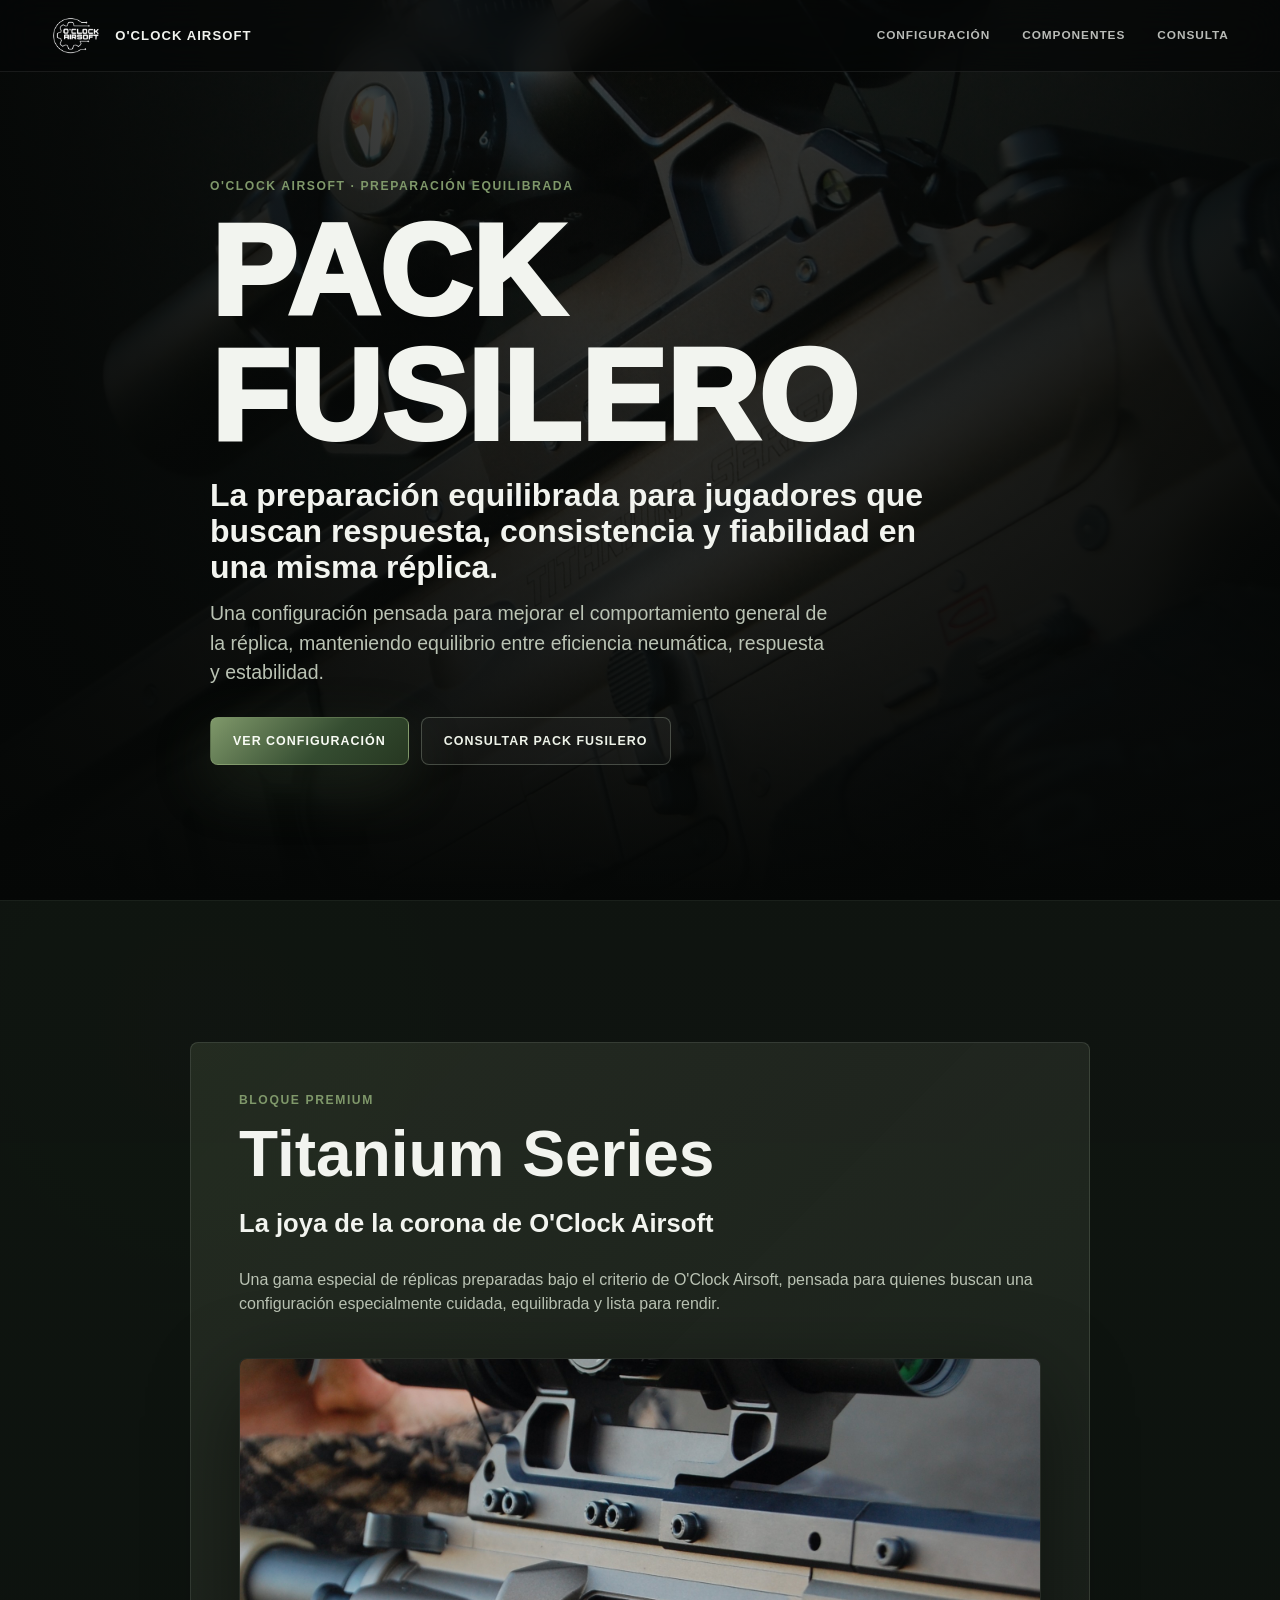
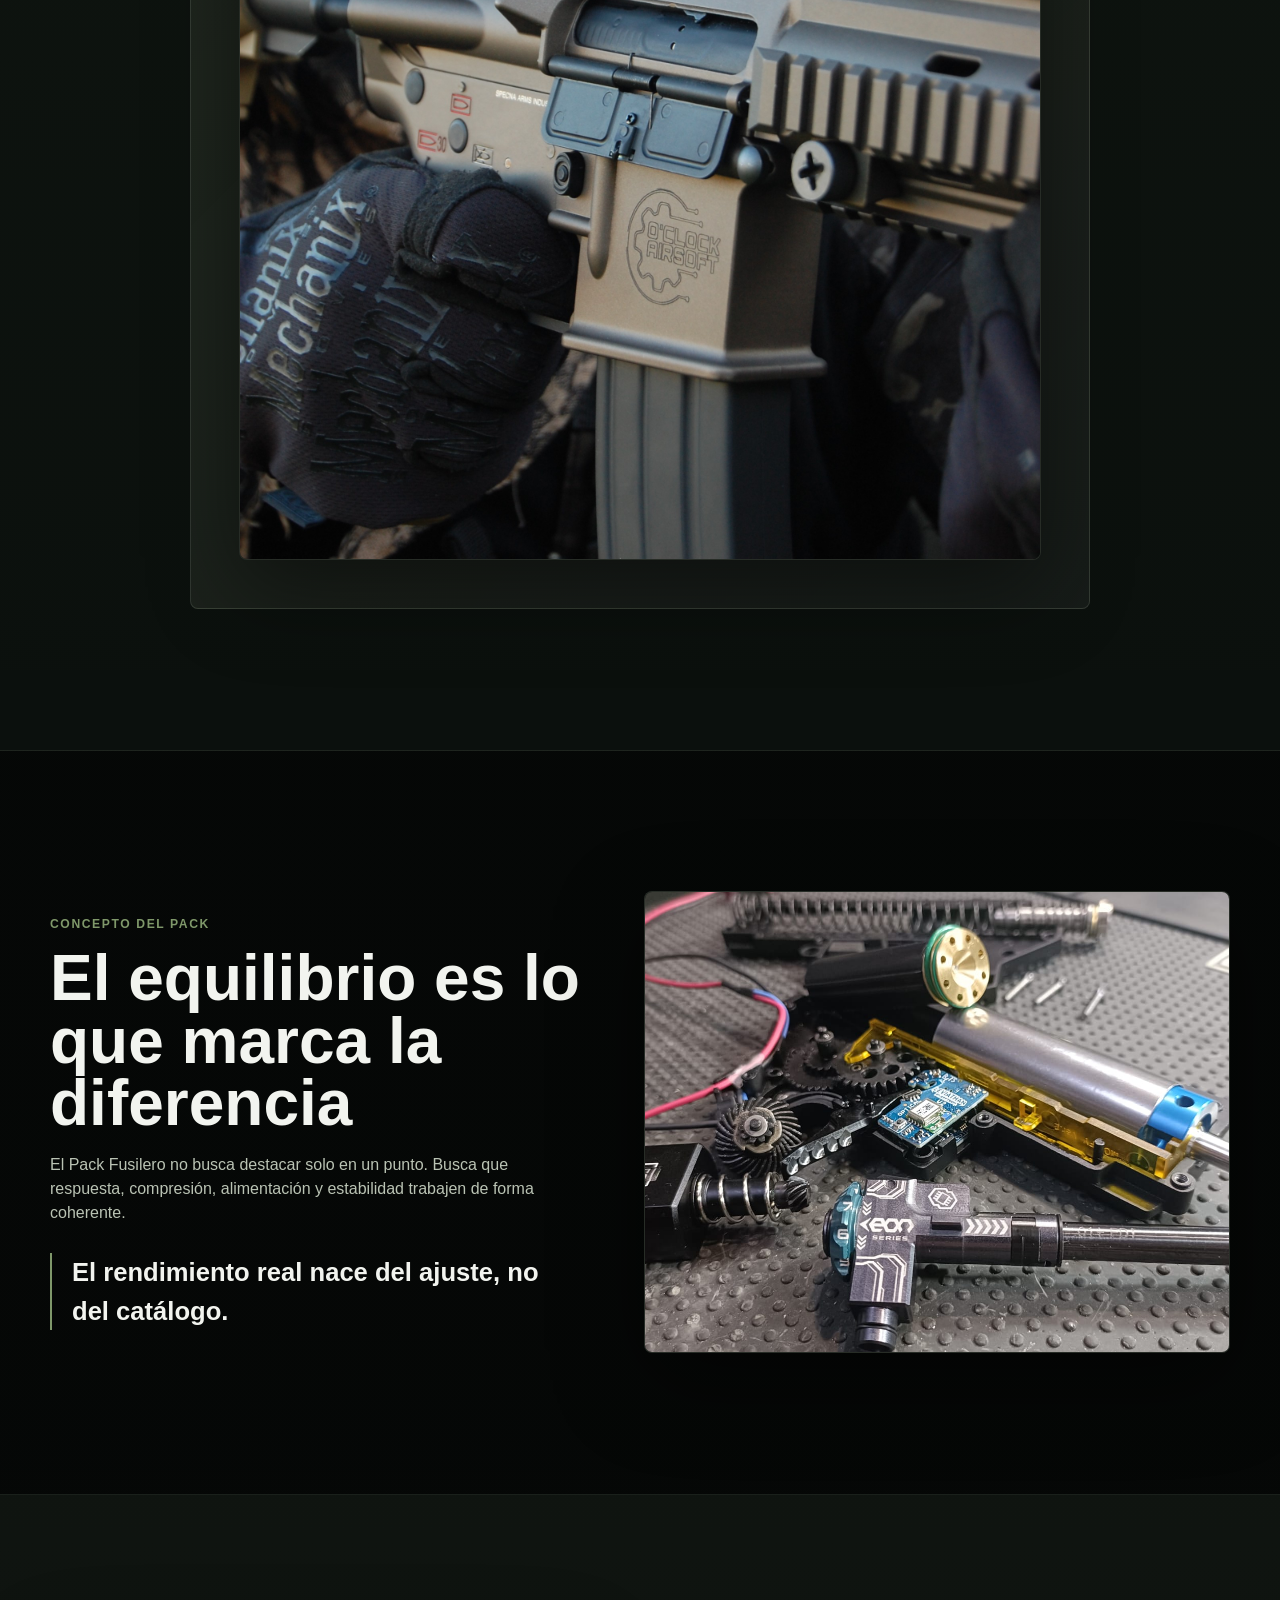
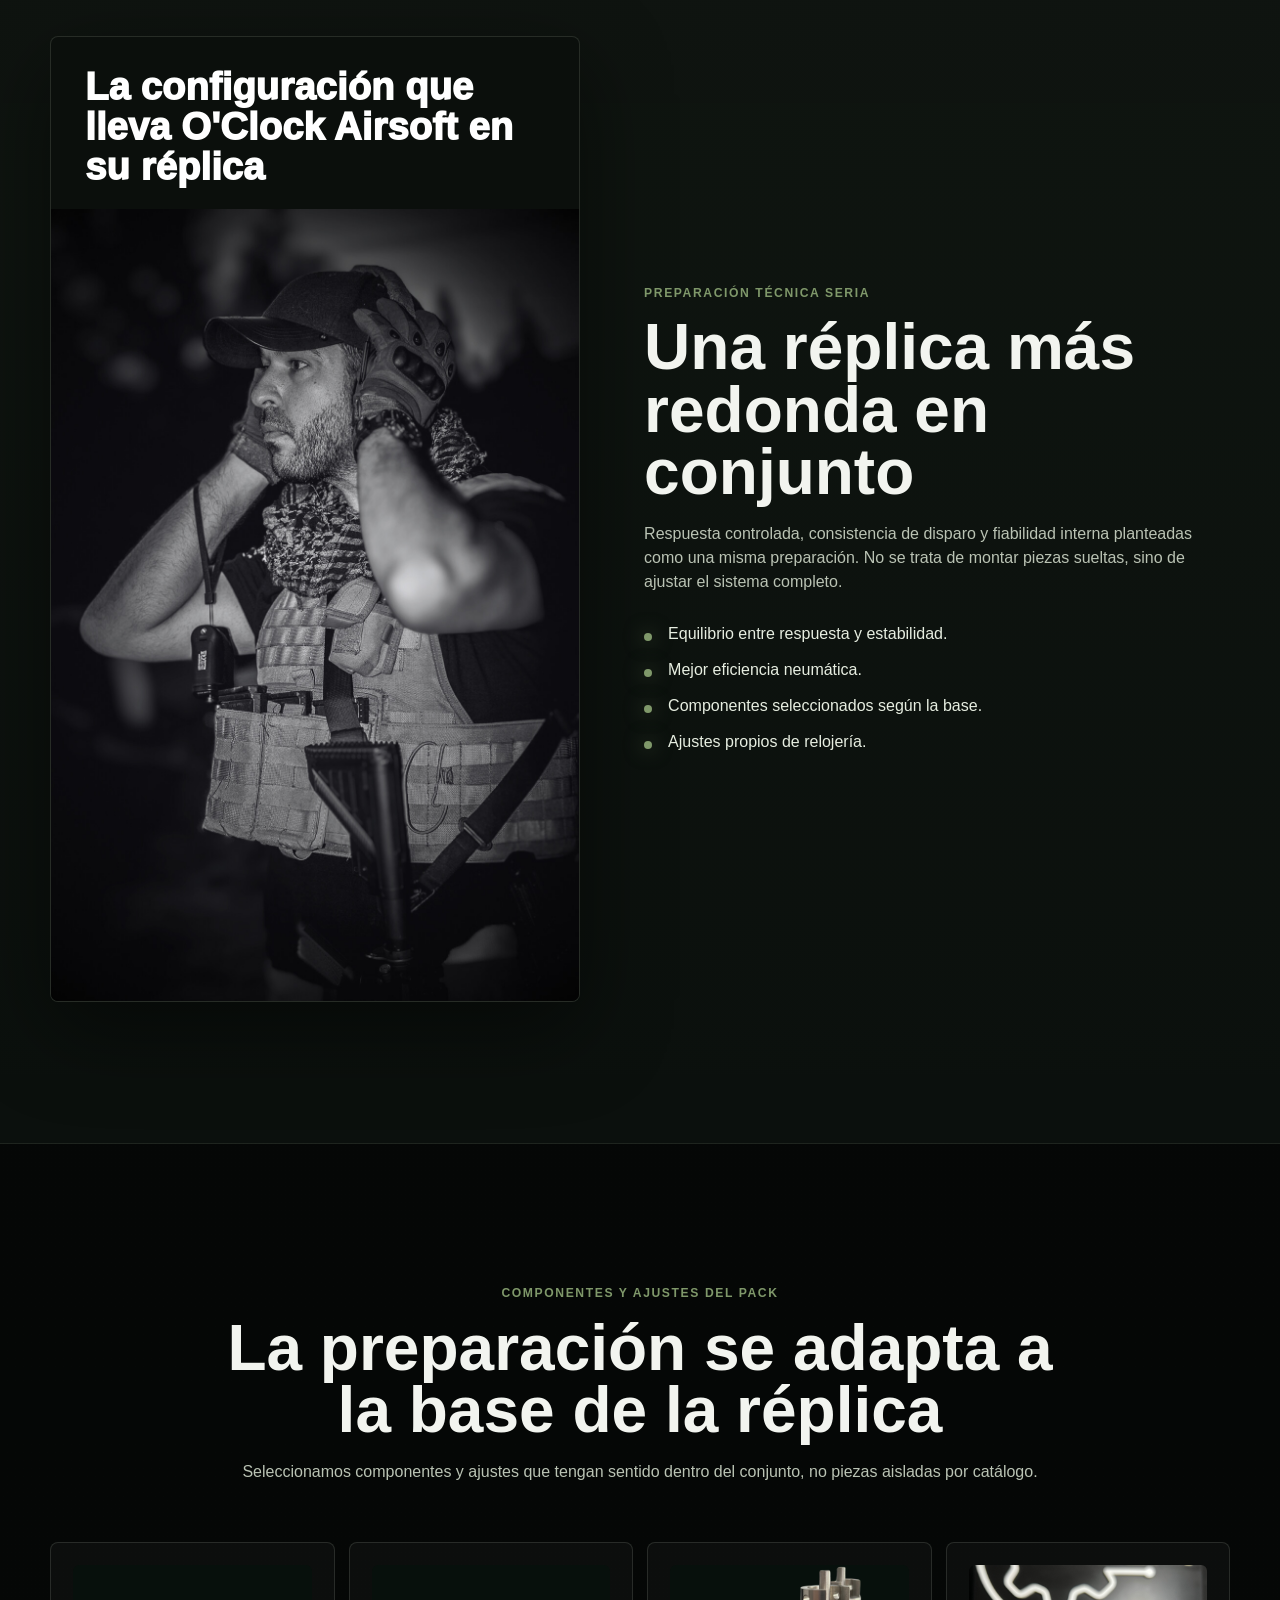
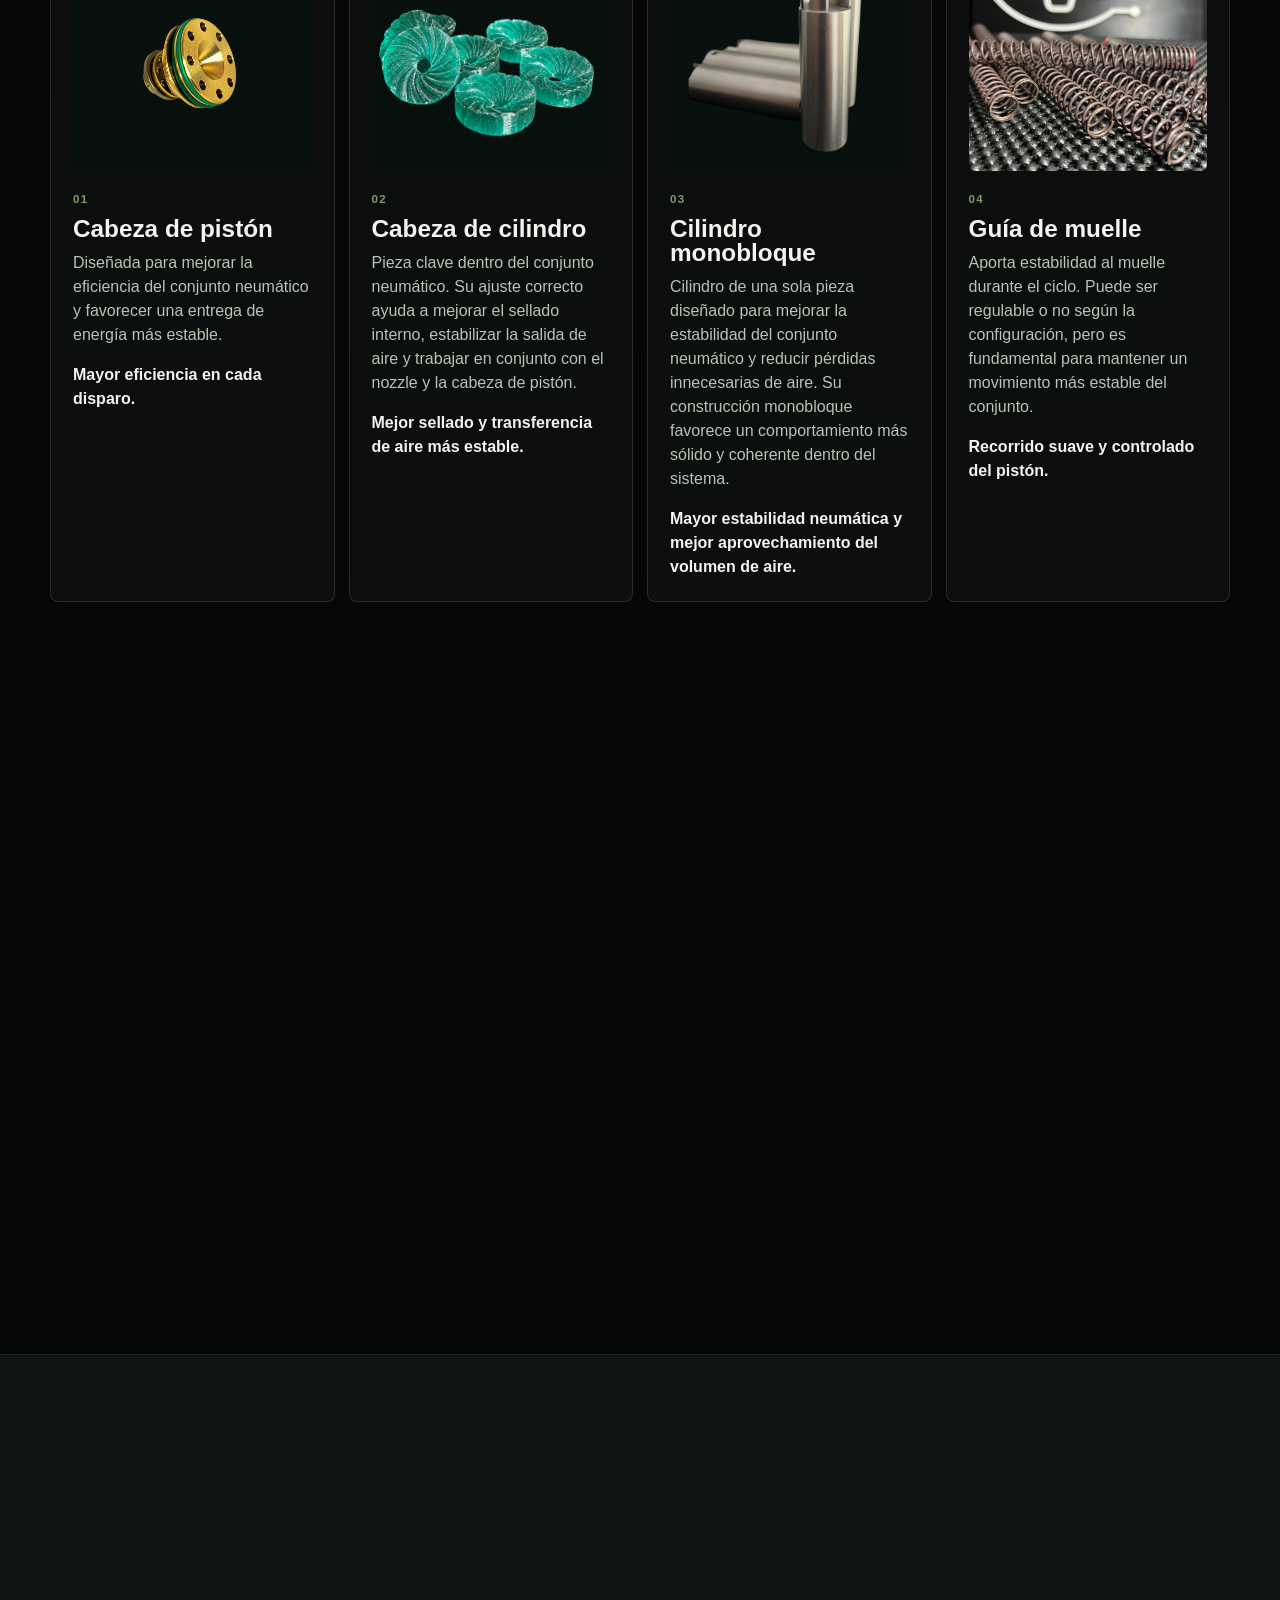
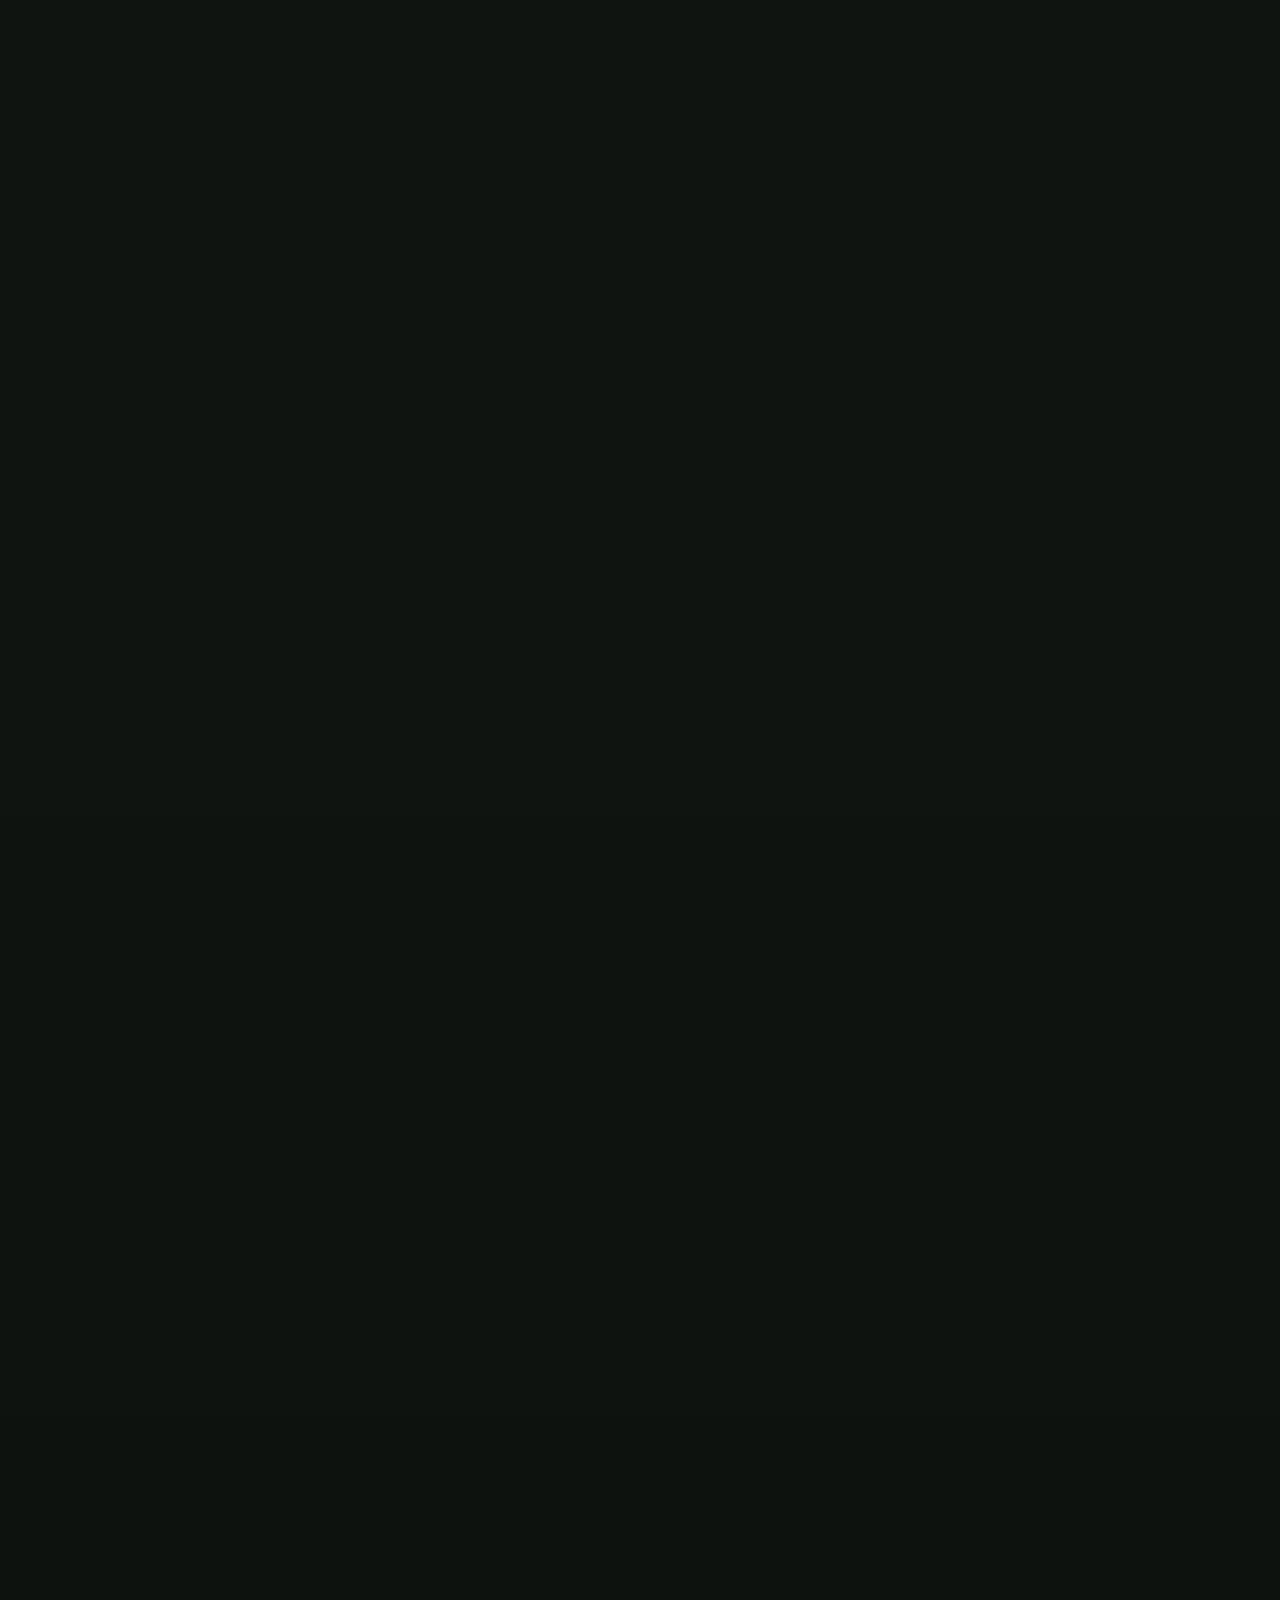
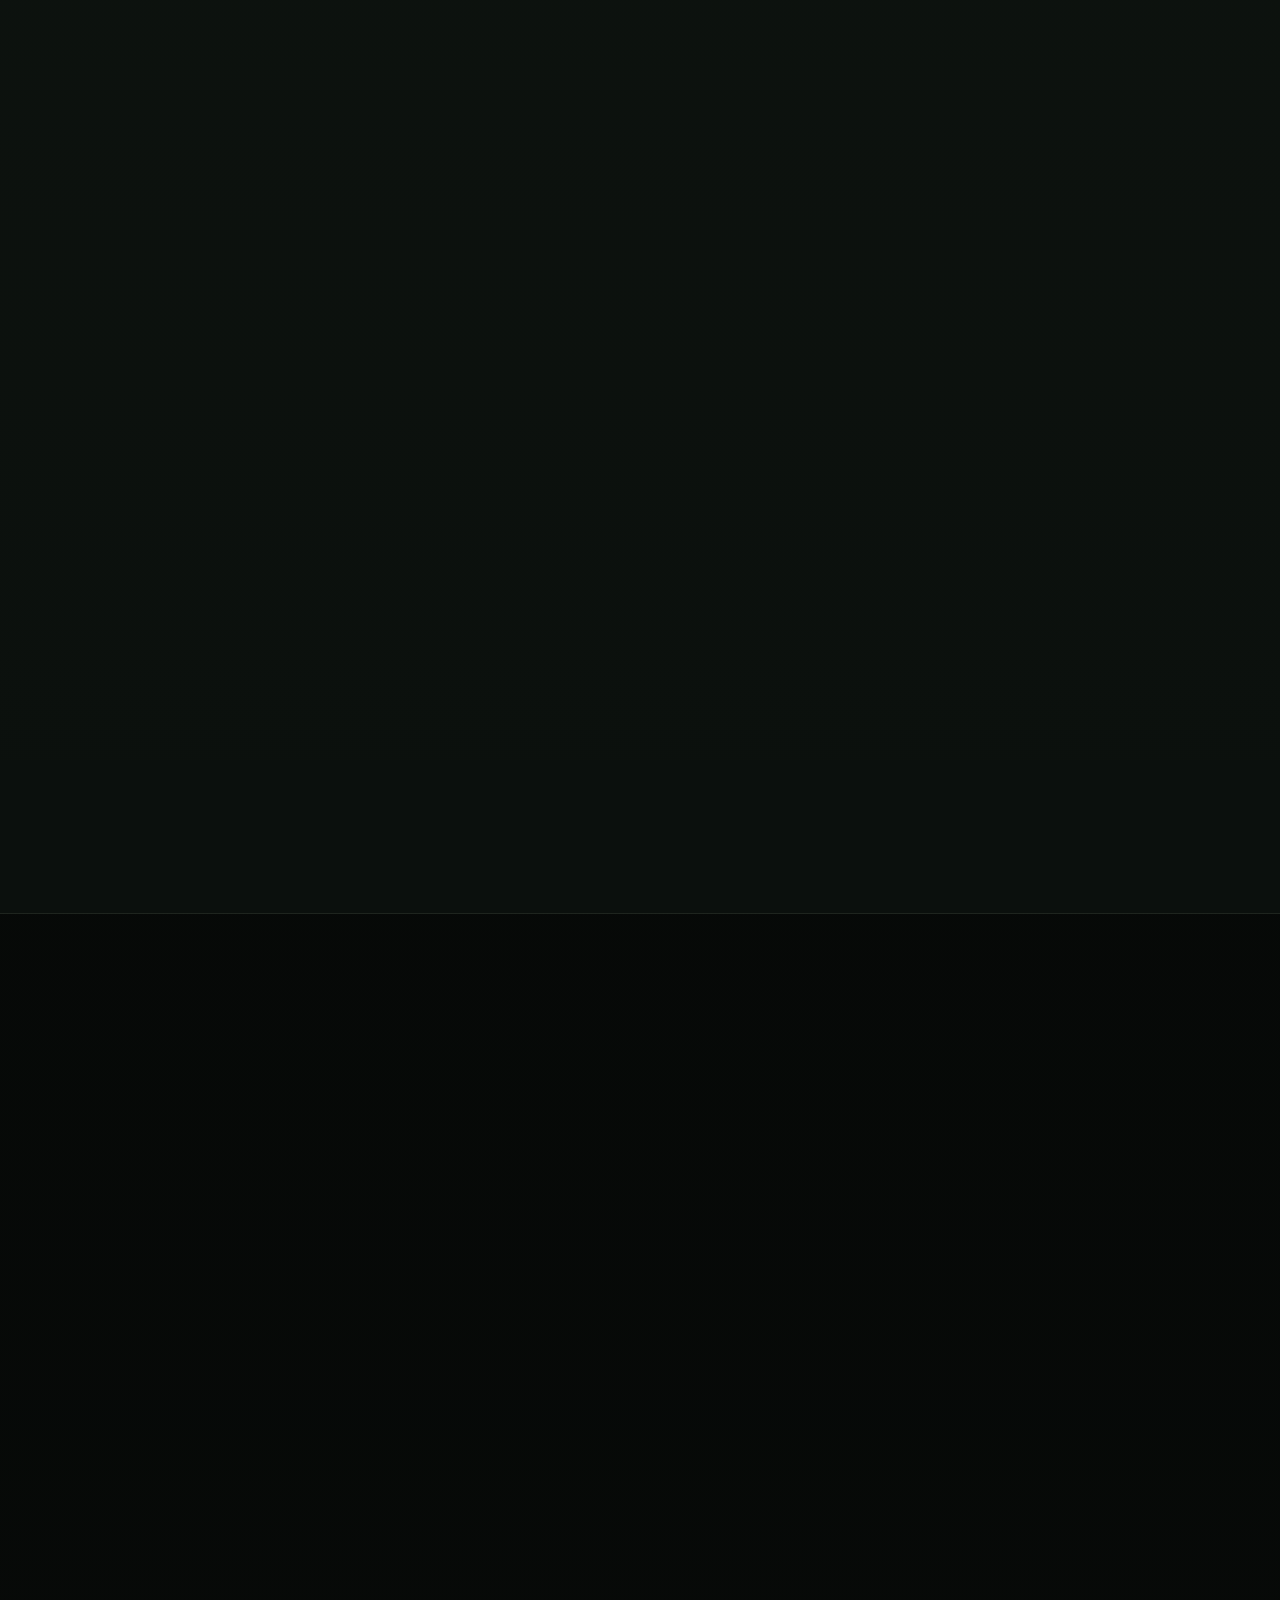
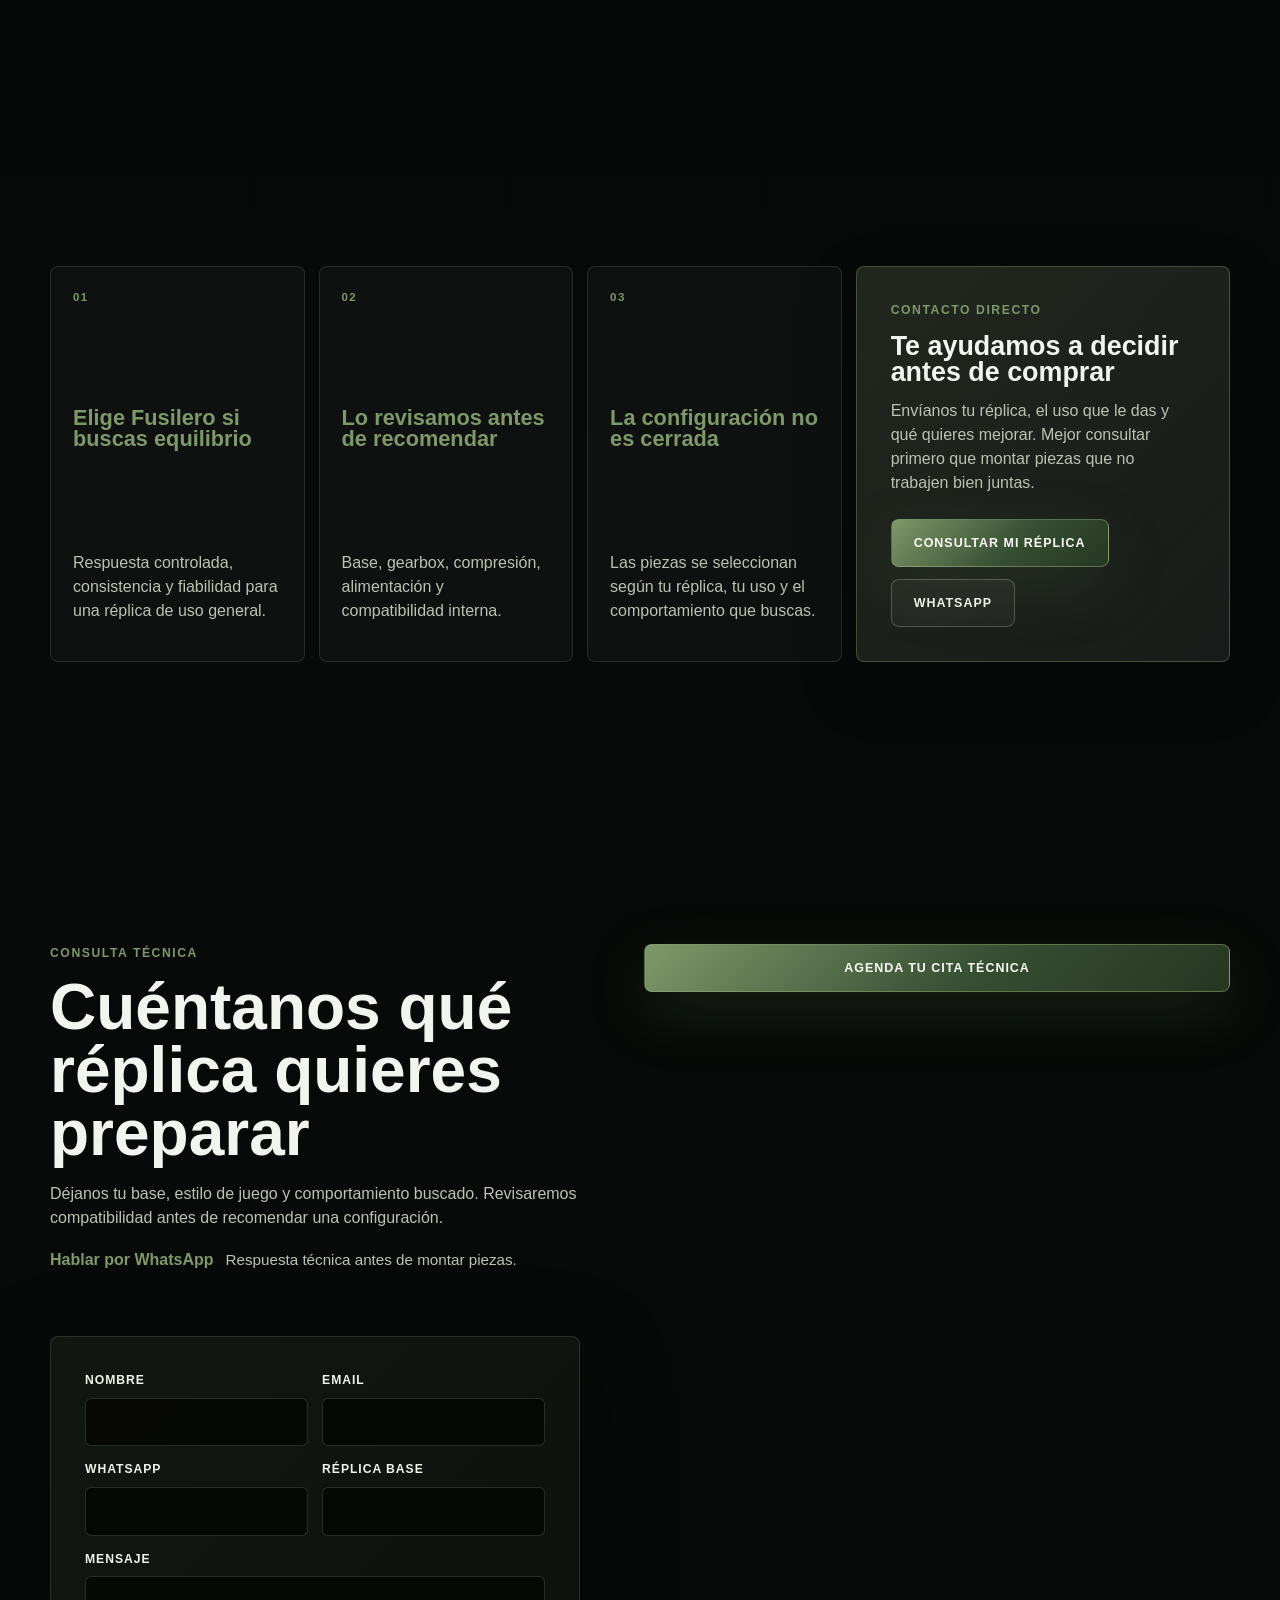
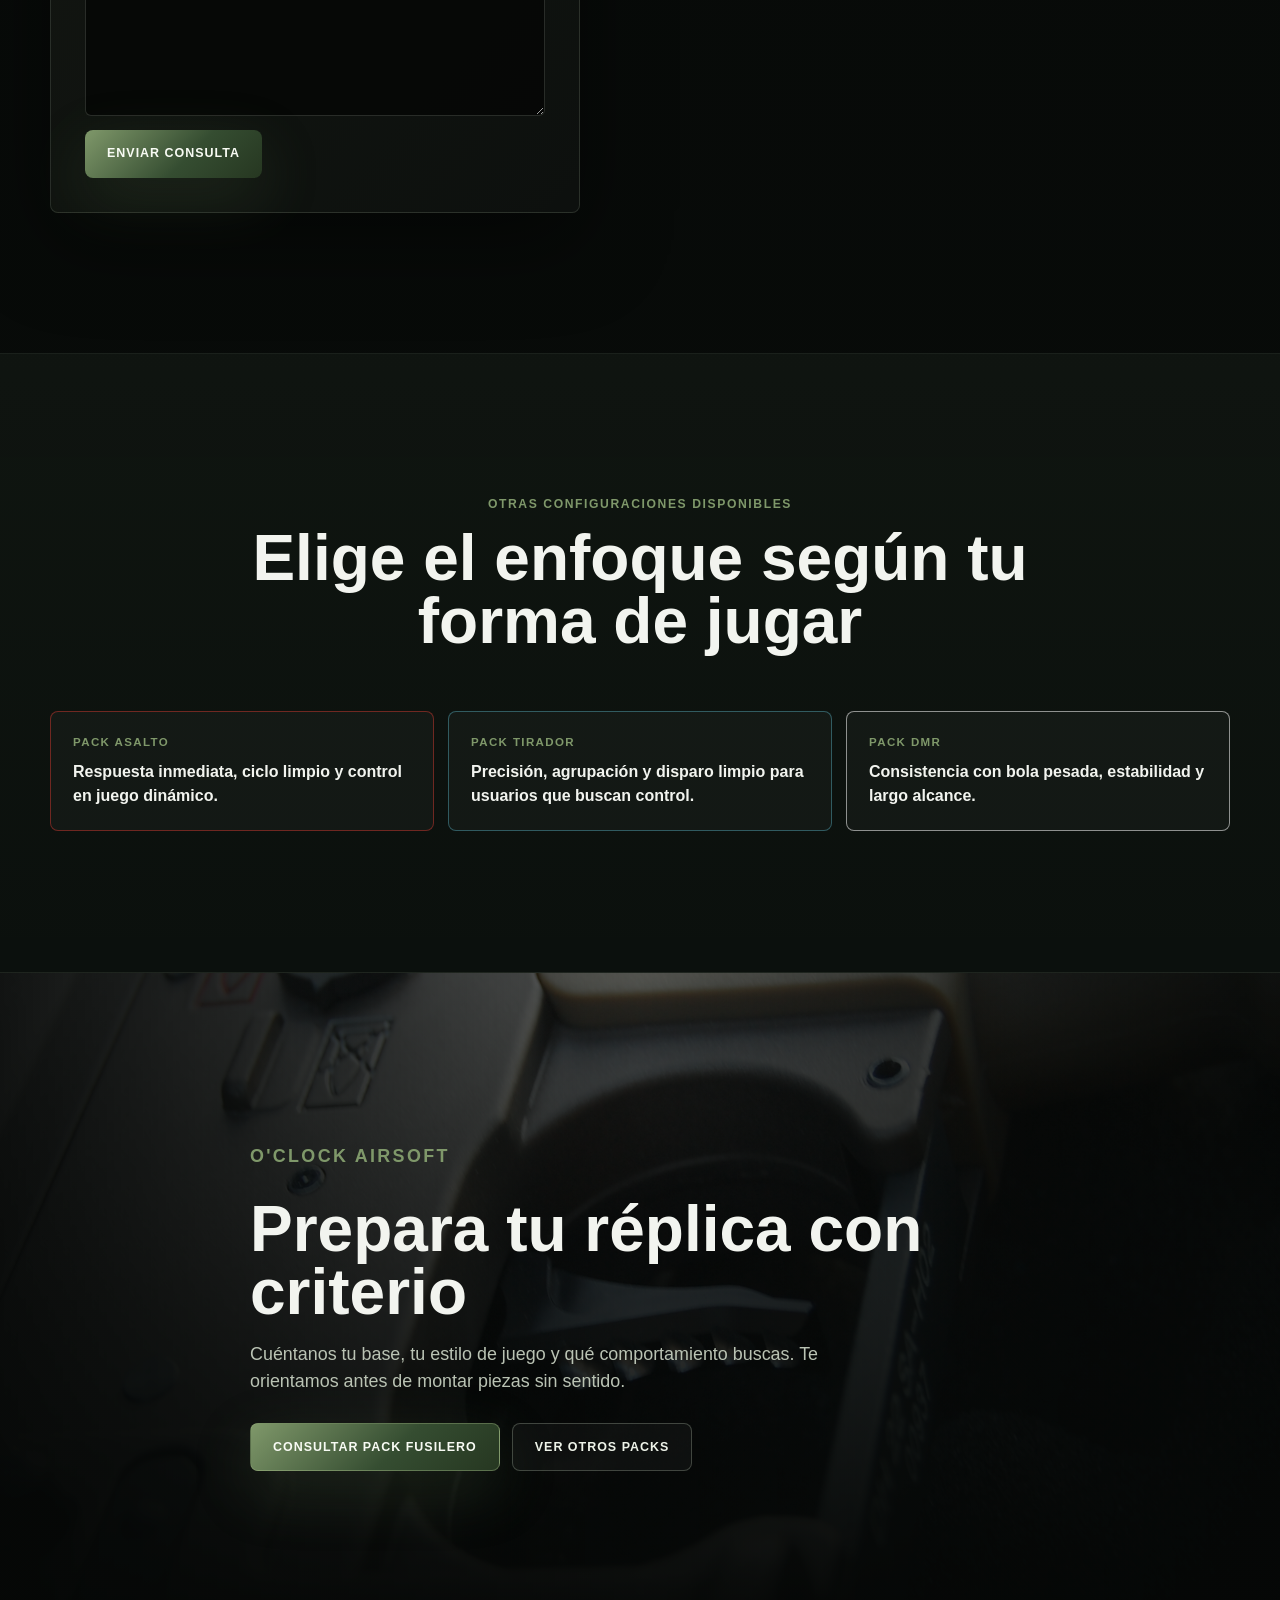
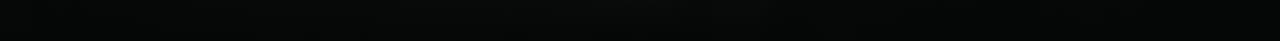
<file: index.html>
<!DOCTYPE html>
<html lang="es">
<head>
  <meta charset="UTF-8">
  <meta name="viewport" content="width=device-width, initial-scale=1.0">
  <meta name="description" content="Landing del Pack Fusilero de O'Clock Airsoft: equilibrio, consistencia, respuesta controlada y preparación técnica seria.">
  <title>O'Clock Airsoft | Pack Fusilero</title>
  <link rel="stylesheet" href="style.css">
</head>
<body>
  <header class="site-header" aria-label="Navegación principal">
    <a class="site-header__brand" href="#inicio" aria-label="O'Clock Airsoft">
      <img src="images/oclock-logo-blanco.png" alt="Logotipo de O'Clock Airsoft">
      <span>O'Clock Airsoft</span>
    </a>
    <nav class="site-header__nav" aria-label="Secciones">
      <a href="#configuracion">Configuración</a>
      <a href="#componentes">Componentes</a>
      <a href="#consulta" data-open-consult>Consulta</a>
    </nav>
  </header>

  <main id="inicio">
    <!-- HERO PRINCIPAL -->
    <section class="hero" aria-labelledby="hero-title">
      <div class="hero__bg" aria-hidden="true">
        <img src="images/pack-overview.JPG" alt="">
      </div>
      <div class="hero__content page-shell">
        <div class="hero__copy">
          <p class="eyebrow reveal">O'Clock Airsoft · Preparación equilibrada</p>
          <h1 id="hero-title" class="hero__title reveal">Pack Fusilero</h1>
          <p class="hero__subtitle reveal">La preparación equilibrada para jugadores que buscan respuesta, consistencia y fiabilidad en una misma réplica.</p>
          <p class="hero__text reveal">
            Una configuración pensada para mejorar el comportamiento general de la réplica, manteniendo equilibrio entre eficiencia neumática, respuesta y estabilidad.
          </p>
          <div class="hero__actions reveal">
            <a class="button button--primary" href="#configuracion">Ver configuración</a>
            <a class="button button--secondary" href="#consulta" data-open-consult>Consultar Pack Fusilero</a>
          </div>
        </div>
      </div>
    </section>
    <!-- FIN HERO PRINCIPAL -->

    <!-- TITANIUM SERIES -->
    <section class="titanium section-pad section-raised" aria-labelledby="titanium-title">
      <div class="titanium__inner page-shell reveal">
        <p class="section-kicker">Bloque premium</p>
        <h2 id="titanium-title">Titanium Series</h2>
        <p class="titanium__lead">La joya de la corona de O'Clock Airsoft</p>
        <p>
          Una gama especial de réplicas preparadas bajo el criterio de O'Clock Airsoft, pensada para quienes buscan una configuración especialmente cuidada, equilibrada y lista para rendir.
        </p>
        <div class="titanium__image image-panel reveal"><img src="images/performance-detail.JPG" alt="Detalle premium de preparación Titanium Series vinculada al Pack Fusilero"></div>
      </div>
    </section>
    <!-- FIN TITANIUM SERIES -->

    <!-- CONCEPTO DEL PACK -->
    <section class="concept section-pad" aria-labelledby="concept-title">
      <div class="concept__inner page-shell">
        <div class="concept__copy reveal">
          <p class="section-kicker">Concepto del pack</p>
          <h2 id="concept-title">El equilibrio es lo que marca la diferencia</h2>
          <p>
            El Pack Fusilero no busca destacar solo en un punto. Busca que respuesta, compresión, alimentación y estabilidad trabajen de forma coherente.
          </p>
          <blockquote>El rendimiento real nace del ajuste, no del catálogo.</blockquote>
        </div>
        <div class="concept__media image-panel reveal">
          <img src="images/concept-system.jpg" alt="Sistema técnico de componentes trabajando en equilibrio">
        </div>
      </div>
    </section>
    <!-- FIN CONCEPTO DEL PACK -->

    <!-- CONFIGURACIÓN PRINCIPAL -->
    <section id="configuracion" class="overview section-pad section-raised" aria-labelledby="overview-title">
      <div class="overview__inner page-shell">
        <div class="overview__media image-panel reveal">
          <p class="overview__media-title">La configuración que lleva O'Clock Airsoft en su réplica</p>
          <img src="images/Luis mi configuracion.jpeg" alt="Configuración que lleva O'Clock Airsoft en su réplica">
        </div>
        <div class="overview__copy reveal">
          <p class="section-kicker">Preparación técnica seria</p>
          <h2 id="overview-title">Una réplica más redonda en conjunto</h2>
          <p>
            Respuesta controlada, consistencia de disparo y fiabilidad interna planteadas como una misma preparación. No se trata de montar piezas sueltas, sino de ajustar el sistema completo.
          </p>
          <ul class="feature-list">
            <li>Equilibrio entre respuesta y estabilidad.</li>
            <li>Mejor eficiencia neumática.</li>
            <li>Componentes seleccionados según la base.</li>
            <li>Ajustes propios de relojería.</li>
          </ul>
        </div>
      </div>
    </section>
    <!-- FIN CONFIGURACIÓN PRINCIPAL -->

    <!-- COMPONENTES Y AJUSTES -->
    <section id="componentes" class="components section-pad" aria-labelledby="components-title">
      <div class="page-shell">
        <div class="section-heading reveal">
          <p class="section-kicker">Componentes y ajustes del pack</p>
          <h2 id="components-title">La preparación se adapta a la base de la réplica</h2>
          <p>Seleccionamos componentes y ajustes que tengan sentido dentro del conjunto, no piezas aisladas por catálogo.</p>
        </div>
        <div class="component-grid">
          <article class="component-card reveal">
            <img src="images/component-piston-head.png" alt="Cabeza de pistón para Pack Fusilero">
            <span>01</span>
            <h3>Cabeza de pistón</h3>
            <p>Diseñada para mejorar la eficiencia del conjunto neumático y favorecer una entrega de energía más estable.</p>
            <strong>Mayor eficiencia en cada disparo.</strong>
          </article>
          <article class="component-card reveal">
            <img src="images/component-cylinder-head.png" alt="Cabeza de cilindro para Pack Fusilero">
            <span>02</span>
            <h3>Cabeza de cilindro</h3>
            <p>Pieza clave dentro del conjunto neumático. Su ajuste correcto ayuda a mejorar el sellado interno, estabilizar la salida de aire y trabajar en conjunto con el nozzle y la cabeza de pistón.</p>
            <strong>Mejor sellado y transferencia de aire más estable.</strong>
          </article>
          <article class="component-card reveal">
            <img src="images/cilindro-monobloque.png" alt="Cilindro monobloque para Pack Fusilero">
            <span>03</span>
            <h3>Cilindro monobloque</h3>
            <p>Cilindro de una sola pieza diseñado para mejorar la estabilidad del conjunto neumático y reducir pérdidas innecesarias de aire. Su construcción monobloque favorece un comportamiento más sólido y coherente dentro del sistema.</p>
            <strong>Mayor estabilidad neumática y mejor aprovechamiento del volumen de aire.</strong>
          </article>
          <article class="component-card reveal">
            <img src="images/muelles.jpeg" alt="Muelles para ajuste interno del Pack Fusilero">
            <span>04</span>
            <h3>Guía de muelle</h3>
            <p>Aporta estabilidad al muelle durante el ciclo. Puede ser regulable o no según la configuración, pero es fundamental para mantener un movimiento más estable del conjunto.</p>
            <strong>Recorrido suave y controlado del pistón.</strong>
          </article>
          <article class="component-card reveal">
            <img src="images/component-piston.png" alt="Pistón seleccionado y reforzado para Pack Fusilero">
            <span>05</span>
            <h3>Pistón seleccionado y reforzado</h3>
            <p>Selección entre SHS, RetroArms o FPS según la configuración. El conjunto puede recibir mecanizado y termofundido mediante inducción para mejorar su resistencia y adaptación al sistema.</p>
            <strong>Vida útil extendida y compatibilidad garantizada.</strong>
          </article>
          <article class="component-card reveal">
            <img src="images/engranajes-seleccionados.png" alt="Engranajes seleccionados para réplica AEG">
            <span>06</span>
            <h3>Engranajes seleccionados</h3>
            <p>Selección entre SHS, Saigo CNC, Pandora o Titanium Series aligerados, según el objetivo de respuesta, fiabilidad y configuración interna de cada réplica.</p>
            <strong>Transmisión eficiente y respuesta ajustada al montaje.</strong>
          </article>
          <article class="component-card reveal">
            <img src="images/gatillo-leviathan.jpeg" alt="Gatillo electrónico Leviathan para Pack Fusilero">
            <span>07</span>
            <h3>Gatillo electrónico Leviathan, si aplica</h3>
            <p>Sistema electrónico avanzado con micropulsador mediante clic para ofrecer máxima fiabilidad y control total del disparo, con recorrido ajustable.</p>
            <strong>Respuesta más limpia y control super preciso.</strong>
            <em>Control total por Bluetooth desde tu smartphone.</em>
          </article>
          <article class="component-card reveal">
            <img src="images/Gearbox.jpeg" alt="Ajustes propios de relojería en gearbox">
            <span>08</span>
            <h3>Ajustes propios de relojería</h3>
            <p>Cada montaje se plantea con criterio técnico, comprobando compatibilidad, ajuste y funcionamiento del conjunto antes de darlo por terminado.</p>
            <strong>Menos montaje sin criterio, más ajuste real.</strong>
          </article>
        </div>
      </div>
    </section>
    <!-- FIN COMPONENTES Y AJUSTES -->

    <!-- LO QUE EL USUARIO NOTA -->
    <section class="benefits section-pad section-raised" aria-labelledby="benefits-title">
      <div class="page-shell">
        <div class="section-heading reveal">
          <p class="section-kicker">Beneficios técnicos</p>
          <h2 id="benefits-title">Lo que el usuario nota</h2>
        </div>
        <div class="benefit-grid">
          <article class="benefit-card reveal"><img class="vector-icon" src="images/Electronica.png" alt="" aria-hidden="true"><span>01</span><h3>Respuesta más directa</h3><p>Una configuración correctamente equilibrada reduce pérdidas innecesarias y permite que la réplica transmita una sensación de disparo más inmediata y controlada.</p><strong>Respuesta instantánea.</strong></article>
          <article class="benefit-card reveal"><img class="vector-icon" src="images/Diana.png" alt="" aria-hidden="true"><span>02</span><h3>Mayor consistencia</h3><p>La mejora del conjunto neumático y mecánico ayuda a reducir variaciones entre disparos, favoreciendo una trayectoria más repetible.</p><strong>Agrupación a largas distancias.</strong></article>
          <article class="benefit-card reveal"><img class="vector-icon" src="images/Sellado.png" alt="" aria-hidden="true"><span>03</span><h3>Mejor eficiencia neumática</h3><p>Un sellado correcto permite aprovechar mejor el aire disponible, reducir pérdidas de energía y estabilizar el comportamiento del sistema.</p><strong>Más rendimiento con menos pérdida.</strong></article>
          <article class="benefit-card reveal"><img class="vector-icon" src="images/Ajuste tecnico.png" alt="" aria-hidden="true"><span>04</span><h3>Ajustes propios de relojería</h3><p>La preparación no se basa en montar piezas sin criterio, sino en revisar compatibilidad, funcionamiento y ajuste real.</p><strong>Ajuste técnico real.</strong></article>
        </div>
        <div class="benefits__image image-panel reveal">
          <img src="images/final-cta-bg.JPG" alt="Réplica O'Clock Airsoft preparada con ajuste técnico">
        </div>
      </div>
    </section>
    <!-- FIN LO QUE EL USUARIO NOTA -->

    <!-- CRITERIO TÉCNICO -->
    <section class="criteria section-pad" aria-labelledby="criteria-title">
      <div class="criteria__inner page-shell">
        <div class="criteria__copy reveal">
          <p class="section-kicker">Criterio técnico</p>
          <h2 id="criteria-title">Ajustes propios de relojería</h2>
          <p>
            Cada réplica tiene tolerancias, desgaste y comportamiento propio. Por eso una preparación seria necesita revisar compresión, transmisión, alimentación y electrónica como partes de un mismo sistema.
          </p>
        </div>
        <div class="criteria__grid reveal">
          <span><img class="vector-icon" src="images/compresion.png" alt="" aria-hidden="true">Compresión</span>
          <span><img class="vector-icon" src="images/Transmision.png" alt="" aria-hidden="true">Transmisión</span>
          <span><img class="vector-icon" src="images/Alimentacion.png" alt="" aria-hidden="true">Alimentación</span>
          <span><img class="vector-icon" src="images/Electronica.png" alt="" aria-hidden="true">Electrónica</span>
          <span><img class="vector-icon" src="images/Compatibilidad.png" alt="" aria-hidden="true">Compatibilidad</span>
          <span><img class="vector-icon" src="images/Prueba final.png" alt="" aria-hidden="true">Prueba final</span>
        </div>
      </div>
    </section>
    <!-- FIN CRITERIO TÉCNICO -->

    <!-- DECISIÓN Y CONTACTO -->
    <section class="specs decision-contact section-pad" aria-labelledby="specs-title">
      <div class="page-shell">
        <div class="decision-contact__header reveal">
          <p class="section-kicker">Decisión rápida</p>
          <h2 id="specs-title">¿Tiene sentido el Pack Fusilero para tu réplica?</h2>
          <p>
            Si buscas una réplica equilibrada para jugar de forma versátil, lo importante es revisar la base antes de elegir piezas. Cuéntanos qué tienes y te orientamos sin montar por montar.
          </p>
        </div>
        <div class="decision-contact__grid">
          <article class="spec-card reveal">
            <span>01</span>
            <h3>Elige Fusilero si buscas equilibrio</h3>
            <p>Respuesta controlada, consistencia y fiabilidad para una réplica de uso general.</p>
          </article>
          <article class="spec-card reveal">
            <span>02</span>
            <h3>Lo revisamos antes de recomendar</h3>
            <p>Base, gearbox, compresión, alimentación y compatibilidad interna.</p>
          </article>
          <article class="spec-card reveal">
            <span>03</span>
            <h3>La configuración no es cerrada</h3>
            <p>Las piezas se seleccionan según tu réplica, tu uso y el comportamiento que buscas.</p>
          </article>
          <aside class="contact-card reveal" aria-label="Contacto Pack Fusilero">
            <p class="section-kicker">Contacto directo</p>
            <h3>Te ayudamos a decidir antes de comprar</h3>
            <p>Envíanos tu réplica, el uso que le das y qué quieres mejorar. Mejor consultar primero que montar piezas que no trabajen bien juntas.</p>
            <div class="contact-card__actions">
              <a class="button button--primary" href="#consulta" data-open-consult>Consultar mi réplica</a>
              <a class="button button--secondary" href="https://wa.me/34XXXXXXXXX">WhatsApp</a>
            </div>
          </aside>
        </div>
      </div>
    </section>
    <!-- FIN DECISIÓN Y CONTACTO -->

    <!-- FORMULARIO DE CONSULTA -->
    <section id="consulta" class="consult section-pad" aria-labelledby="consult-title">
      <div class="consult__inner page-shell">
        <div class="consult__copy reveal">
          <p class="section-kicker">Consulta técnica</p>
          <h2 id="consult-title">Cuéntanos qué réplica quieres preparar</h2>
          <p>
            Déjanos tu base, estilo de juego y comportamiento buscado. Revisaremos compatibilidad antes de recomendar una configuración.
          </p>
          <div class="consult-shortcuts">
            <a href="https://wa.me/34XXXXXXXXX">Hablar por WhatsApp</a>
            <span>Respuesta técnica antes de montar piezas.</span>
          </div>
        </div>
        <a id="agenda-fusilero" class="button button--primary consult-prebutton reveal" href="#consulta" data-open-consult>Agenda tu cita técnica</a>
        <form class="consult-form reveal" action="https://formspree.io/f/xnjrakep" method="POST">
          <input type="hidden" name="_subject" value="Nueva consulta Pack Fusilero - O’Clock Airsoft">
          <input type="hidden" name="_next" value="gracias.html">
          <input type="hidden" name="pack" value="Pack Fusilero">
          <label>Nombre<input type="text" name="nombre" autocomplete="name" required></label>
          <label>Email<input type="email" name="email" autocomplete="email" required></label>
          <label>WhatsApp<input type="tel" name="whatsapp" autocomplete="tel"></label>
          <label>Réplica base<input type="text" name="replica"></label>
          <label class="consult-form__wide">Mensaje<textarea name="mensaje" rows="5" required></textarea></label>
          <button class="button button--primary" type="submit">Enviar consulta</button>
        </form>
      </div>
    </section>
    <!-- FIN FORMULARIO DE CONSULTA -->

<!-- OTRAS CONFIGURACIONES -->
    <section id="otros-packs" class="other-packs section-pad section-raised" aria-labelledby="other-title">
      <div class="page-shell">
        <div class="section-heading reveal">
          <p class="section-kicker">Otras configuraciones disponibles</p>
          <h2 id="other-title">Elige el enfoque según tu forma de jugar</h2>
        </div>
        <div class="other-packs__grid">
          <a class="pack-link reveal" href="https://pedropcg-ops.github.io/O-Clock-Airsoft-Pack-Asalto-/"><span>Pack Asalto</span><strong>Respuesta inmediata, ciclo limpio y control en juego dinámico.</strong></a>
          <a class="pack-link reveal" href="https://pedropcg-ops.github.io/O-Clock-Airsoft-Pack-Tirador/"><span>Pack Tirador</span><strong>Precisión, agrupación y disparo limpio para usuarios que buscan control.</strong></a>
          <a class="pack-link reveal" href="https://pedropcg-ops.github.io/O-Clock-Airsoft-Pack-DMR/"><span>Pack DMR</span><strong>Consistencia con bola pesada, estabilidad y largo alcance.</strong></a>
        </div>
      </div>
    </section>
    <!-- FIN OTRAS CONFIGURACIONES -->

    <!-- CTA FINAL -->
    <section class="final-cta" aria-labelledby="final-title">
      <div class="final-cta__bg" aria-hidden="true">
        <img src="images/final-cta-bg.JPG" alt="">
      </div>
      <div class="final-cta__content page-shell reveal">
        <p class="section-kicker">O'Clock Airsoft</p>
        <h2 id="final-title">Prepara tu réplica con criterio</h2>
        <p>
          Cuéntanos tu base, tu estilo de juego y qué comportamiento buscas. Te orientamos antes de montar piezas sin sentido.
        </p>
        <div class="final-cta__actions">
          <a class="button button--primary" href="#consulta" data-open-consult>Consultar Pack Fusilero</a>
          <a class="button button--secondary" href="#otros-packs">Ver otros packs</a>
        </div>
      </div>
    </section>
    <!-- FIN CTA FINAL -->
  </main>
  <!-- POP-UP DE CONSULTA -->
  <div class="consult-modal" id="consult-modal" aria-hidden="true">
    <div class="consult-modal__backdrop" data-close-consult></div>
    <section class="consult-modal__dialog" role="dialog" aria-modal="true" aria-labelledby="modal-consult-title">
      <button class="consult-modal__close" type="button" data-close-consult aria-label="Cerrar consulta">&times;</button>
      <p class="section-kicker">Consulta técnica</p>
      <h2 id="modal-consult-title">Consultar Pack Fusilero</h2>
      <p>Déjanos tu réplica y el comportamiento que buscas. Revisaremos compatibilidad antes de recomendar una configuración.</p>
      <form class="consult-form consult-form--modal" action="https://formspree.io/f/xnjrakep" method="POST">
        <input type="hidden" name="_subject" value="Nueva consulta Pack Fusilero - O’Clock Airsoft">
        <input type="hidden" name="_next" value="gracias.html">
        <input type="hidden" name="pack" value="Pack Fusilero">
        <label>Nombre<input type="text" name="nombre" autocomplete="name" required></label>
        <label>Email<input type="email" name="email" autocomplete="email" required></label>
        <label>WhatsApp<input type="tel" name="whatsapp" autocomplete="tel"></label>
        <label>Réplica base<input type="text" name="replica"></label>
        <label class="consult-form__wide">Mensaje<textarea name="mensaje" rows="5" required></textarea></label>
        <button class="button button--primary" type="submit">Enviar consulta</button>
      </form>
    </section>
  </div>
  <!-- FIN POP-UP DE CONSULTA -->

  <script src="script.js"></script>
</body>
</html>
</file>
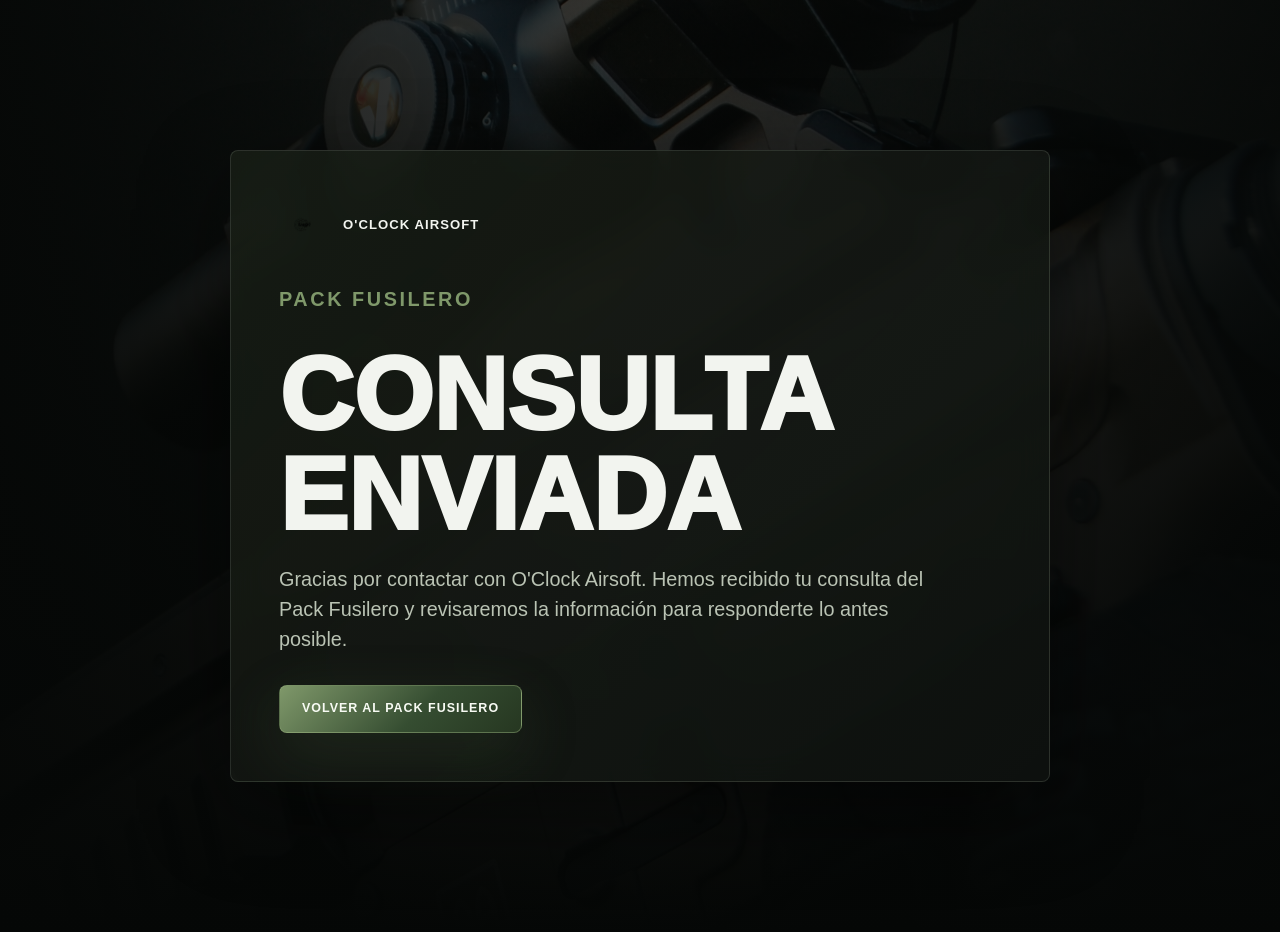
<file: gracias.html>
<!DOCTYPE html>
<html lang="es">
<head>
  <meta charset="UTF-8">
  <meta name="viewport" content="width=device-width, initial-scale=1.0">
  <meta name="description" content="Consulta enviada a O'Clock Airsoft para Pack Fusilero.">
  <title>O'Clock Airsoft | Consulta enviada</title>
  <link rel="stylesheet" href="style.css">
</head>
<body class="thanks-page">
  <main class="thanks" aria-labelledby="thanks-title">
    <div class="thanks__bg" aria-hidden="true">
      <img src="images/pack-overview.JPG" alt="">
    </div>
    <section class="thanks__content page-shell reveal">
      <a class="thanks__brand" href="index.html" aria-label="Volver a O'Clock Airsoft Pack Fusilero">
        <img src="images/oclock-logo.png" alt="Logotipo de O'Clock Airsoft">
        <span>O'Clock Airsoft</span>
      </a>
      <p class="section-kicker">Pack Fusilero</p>
      <h1 id="thanks-title">Consulta enviada</h1>
      <p>
        Gracias por contactar con O'Clock Airsoft. Hemos recibido tu consulta del Pack Fusilero y revisaremos la información para responderte lo antes posible.
      </p>
      <a class="button button--primary" href="index.html">Volver al Pack Fusilero</a>
    </section>
  </main>

  <script src="script.js"></script>
</body>
</html>
</file>
<file: style.css>
:root {
  --bg: #050706;
  --bg-elevated: #0a0f0c;
  --panel: #101711;
  --panel-soft: #162017;
  --text: #f2f4ef;
  --muted: #bac3b4;
  --soft: #7f8a7b;
  --line: rgba(222, 236, 214, 0.13);
  --line-strong: rgba(222, 236, 214, 0.24);
  --accent: #4f6b43;
  --accent-strong: #93aa78;
  --steel: #758579;
  --shadow: 0 28px 90px rgba(0, 0, 0, 0.48);
  --radius: 8px;
  --container: 1180px;
  --header-height: 72px;
}

* {
  box-sizing: border-box;
}

html {
  scroll-behavior: smooth;
}

body {
  margin: 0;
  color: var(--text);
  font-family: Inter, Arial, sans-serif;
  line-height: 1.5;
  background:
    radial-gradient(circle at 82% 4%, rgba(117, 133, 121, 0.18), transparent 30rem),
    radial-gradient(circle at 16% 8%, rgba(79, 107, 67, 0.2), transparent 28rem),
    linear-gradient(180deg, #060807 0%, var(--bg) 36%, #080b09 100%);
  overflow-x: hidden;
}

body::before {
  position: fixed;
  inset: 0;
  z-index: -1;
  pointer-events: none;
  content: "";
  background-image:
    linear-gradient(rgba(255, 255, 255, 0.025) 1px, transparent 1px),
    linear-gradient(90deg, rgba(255, 255, 255, 0.018) 1px, transparent 1px);
  background-size: 72px 72px;
  mask-image: linear-gradient(to bottom, rgba(0, 0, 0, 0.9), transparent 76%);
}

img {
  display: block;
  max-width: 100%;
  height: auto;
}

a {
  color: inherit;
  text-decoration: none;
}

button,
input,
textarea {
  font: inherit;
}

.page-shell {
  width: min(calc(100% - 40px), var(--container));
  margin-inline: auto;
}

.section-pad {
  padding: clamp(78px, 11vw, 150px) 0;
}

.section-raised {
  background:
    linear-gradient(180deg, rgba(143, 166, 118, 0.045), rgba(255, 255, 255, 0.008)),
    rgba(10, 15, 12, 0.94);
  border-block: 1px solid rgba(222, 236, 214, 0.07);
}

.site-header {
  position: fixed;
  inset: 0 0 auto;
  z-index: 20;
  display: grid;
  grid-template-columns: 1fr auto;
  align-items: center;
  min-height: var(--header-height);
  padding: 0 clamp(18px, 4vw, 52px);
  background: rgba(5, 7, 6, 0.68);
  border-bottom: 1px solid rgba(255, 255, 255, 0.08);
  backdrop-filter: blur(18px);
}

.site-header__brand {
  display: inline-flex;
  align-items: center;
  gap: 12px;
  width: fit-content;
  font-size: 0.82rem;
  font-weight: 850;
  letter-spacing: 0.08em;
  text-transform: uppercase;
}

.site-header__brand img {
  width: 52px;
  height: 52px;
  object-fit: contain;
}

.site-header__nav {
  display: flex;
  gap: clamp(14px, 3vw, 32px);
  color: rgba(242, 244, 239, 0.76);
  font-size: 0.74rem;
  font-weight: 850;
  letter-spacing: 0.08em;
  text-transform: uppercase;
}

.eyebrow,
.section-kicker {
  margin: 0 0 14px;
  color: var(--accent-strong);
  font-size: 0.76rem;
  font-weight: 850;
  letter-spacing: 0.13em;
  text-transform: uppercase;
}

h1,
h2,
h3,
p {
  margin-top: 0;
}

h1,
h2,
h3 {
  color: var(--text);
  line-height: 0.98;
  letter-spacing: 0;
}

h2 {
  margin-bottom: 18px;
  font-size: clamp(2.25rem, 5vw, 5rem);
  font-weight: 890;
}

h3 {
  margin-bottom: 10px;
  font-size: clamp(1.08rem, 1.7vw, 1.45rem);
}

p {
  color: var(--muted);
}

.button {
  display: inline-flex;
  align-items: center;
  justify-content: center;
  min-height: 48px;
  padding: 0 22px;
  border: 1px solid var(--line-strong);
  border-radius: var(--radius);
  font-size: 0.78rem;
  font-weight: 850;
  letter-spacing: 0.08em;
  text-transform: uppercase;
  transition: transform 220ms ease, background 220ms ease, border-color 220ms ease;
}

.button:hover {
  transform: translateY(-2px);
}

.button--primary {
  background: linear-gradient(135deg, var(--accent-strong), var(--accent) 58%, #263721);
  border-color: rgba(147, 170, 120, 0.46);
  color: #f8fbf4;
  box-shadow: 0 20px 60px rgba(79, 107, 67, 0.24);
}

.button--secondary {
  background: rgba(255, 255, 255, 0.035);
  color: #eef3e9;
}

.hero {
  position: relative;
  display: grid;
  min-height: 100svh;
  align-items: center;
  padding: calc(var(--header-height) + 42px) 0 72px;
  overflow: hidden;
}

.hero__bg {
  position: absolute;
  inset: 0;
}

.hero__bg::after {
  position: absolute;
  inset: 0;
  content: "";
  background:
    linear-gradient(90deg, rgba(5, 7, 6, 0.94), rgba(5, 7, 6, 0.58), rgba(5, 7, 6, 0.9)),
    linear-gradient(180deg, rgba(5, 7, 6, 0.08), var(--bg));
}

.hero__bg img {
  width: 100%;
  height: 100%;
  object-fit: cover;
  object-position: center 46%;
  transform: scale(1.02);
}

.hero__content,
.concept__inner,
.overview__inner,
.criteria__inner,
.consult__inner {
  display: grid;
  grid-template-columns: minmax(0, 0.95fr) minmax(0, 1.05fr);
  gap: clamp(28px, 5vw, 72px);
  align-items: center;
}

.hero__content {
  position: relative;
  z-index: 1;
  max-width: 860px;
  grid-template-columns: minmax(0, 1fr);
}

.hero__title {
  margin: 0 0 18px;
  max-width: 9ch;
  font-size: clamp(4rem, 10vw, 8.8rem);
  font-weight: 940;
  text-transform: uppercase;
}

.hero__subtitle {
  max-width: 720px;
  margin-bottom: 14px;
  color: var(--text);
  font-size: clamp(1.35rem, 2.5vw, 2.25rem);
  font-weight: 780;
  line-height: 1.12;
}

.hero__text {
  max-width: 620px;
  margin-bottom: 30px;
  font-size: clamp(1.02rem, 1.55vw, 1.22rem);
}

.hero__actions,
.final-cta__actions {
  display: flex;
  flex-wrap: wrap;
  gap: 12px;
}

.image-panel {
  overflow: hidden;
  border: 1px solid var(--line);
  border-radius: var(--radius);
  background: #0b0f0c;
  box-shadow: var(--shadow);
}

.image-panel img {
  display: block;
  width: 100%;
  min-height: 460px;
  object-fit: cover;
}

.overview__media-title {
  margin: 0;
  padding: clamp(18px, 2.8vw, 30px) clamp(18px, 3vw, 34px) clamp(14px, 2vw, 22px);
  color: #ffffff;
  font-size: clamp(1.45rem, 3vw, 2.65rem);
  font-weight: 920;
  line-height: 1.04;
  letter-spacing: 0;
}

.overview__media .overview__media-title + img {
  min-height: clamp(360px, 42vw, 560px);
}

.titanium__inner,
.control-panel {
  max-width: 900px;
  padding: clamp(26px, 4vw, 48px);
  border: 1px solid var(--line);
  border-radius: var(--radius);
  background:
    linear-gradient(135deg, rgba(147, 170, 120, 0.12), rgba(255, 255, 255, 0.025)),
    rgba(255, 255, 255, 0.025);
}

.titanium__lead {
  color: var(--text);
  font-size: clamp(1.2rem, 2vw, 1.65rem);
  font-weight: 780;
}

.concept blockquote {
  margin: 28px 0 0;
  padding-left: 20px;
  border-left: 2px solid var(--accent-strong);
  color: var(--text);
  font-size: clamp(1.2rem, 2vw, 1.65rem);
  font-weight: 720;
}

.feature-list {
  display: grid;
  gap: 12px;
  margin: 28px 0 0;
  padding: 0;
  list-style: none;
}

.feature-list li {
  position: relative;
  padding-left: 24px;
  color: #e7eee1;
}

.feature-list li::before {
  position: absolute;
  left: 0;
  top: 0.68em;
  width: 8px;
  height: 8px;
  content: "";
  border-radius: 50%;
  background: var(--accent-strong);
  box-shadow: 0 0 20px rgba(147, 170, 120, 0.55);
}

.section-heading {
  max-width: 840px;
  margin: 0 auto clamp(34px, 5vw, 58px);
  text-align: center;
}

.component-grid {
  display: grid;
  grid-template-columns: repeat(4, 1fr);
  gap: 14px;
}

.component-card,
.benefit-card,
.process-step,
.spec-card,
.pack-link {
  min-height: 100%;
  padding: 22px;
  border: 1px solid var(--line);
  border-radius: var(--radius);
  background: rgba(255, 255, 255, 0.032);
}

.component-card img {
  width: 100%;
  aspect-ratio: 1.16;
  margin-bottom: 20px;
  border-radius: 6px;
  object-fit: contain;
  background: rgba(0, 0, 0, 0.2);
}

.component-card span,
.benefit-card span,
.process-step span,
.spec-card span,
.pack-link span {
  display: block;
  margin-bottom: 9px;
  color: var(--accent-strong);
  font-size: 0.72rem;
  font-weight: 900;
  letter-spacing: 0.12em;
  text-transform: uppercase;
}

.component-card strong,
.benefit-card strong {
  display: block;
  margin-top: 14px;
  color: var(--text);
}

.component-card em {
  display: block;
  margin-top: 10px;
  color: var(--muted);
  font-style: normal;
}

.benefit-grid {
  display: grid;
  grid-template-columns: repeat(4, 1fr);
  gap: 14px;
}

.benefits__image {
  margin-top: clamp(28px, 5vw, 54px);
}

.benefits__image img {
  width: 100%;
  min-height: clamp(220px, 30vw, 360px);
  object-fit: cover;
  object-position: center;
}

.criteria__grid {
  display: grid;
  grid-template-columns: repeat(2, 1fr);
  gap: 12px;
}

.criteria__grid span {
  padding: 18px;
  border: 1px solid var(--line);
  border-radius: var(--radius);
  background: rgba(255, 255, 255, 0.032);
  color: var(--text);
  font-weight: 820;
}

.process-grid {
  display: grid;
  grid-template-columns: repeat(5, 1fr);
  gap: 14px;
}

.spec-grid {
  display: grid;
  grid-template-columns: repeat(3, 1fr);
  gap: 14px;
}

.spec-card h3 {
  color: var(--accent-strong);
}

.decision-contact__header {
  max-width: 780px;
  margin-bottom: clamp(30px, 5vw, 56px);
}

.decision-contact__header p {
  max-width: 680px;
  margin: 0;
}

.decision-contact__grid {
  display: grid;
  grid-template-columns: minmax(0, 0.85fr) minmax(0, 0.85fr) minmax(0, 0.85fr) minmax(320px, 1.25fr);
  gap: 14px;
  align-items: stretch;
}

.decision-contact .spec-card {
  display: flex;
  flex-direction: column;
  justify-content: space-between;
}

.contact-card {
  min-height: 100%;
  padding: clamp(24px, 3vw, 34px);
  border: 1px solid rgba(147, 170, 120, 0.34);
  border-radius: var(--radius);
  background:
    linear-gradient(135deg, rgba(147, 170, 120, 0.14), rgba(255, 255, 255, 0.035)),
    rgba(255, 255, 255, 0.036);
  box-shadow: 0 24px 60px rgba(0, 0, 0, 0.24);
}

.contact-card h3 {
  max-width: 440px;
  margin-bottom: 14px;
  font-size: clamp(1.35rem, 2.1vw, 2rem);
}

.contact-card p {
  max-width: 480px;
}

.contact-card__actions,
.consult-shortcuts {
  display: flex;
  flex-wrap: wrap;
  gap: 12px;
  align-items: center;
  margin-top: 24px;
}

.consult-shortcuts {
  margin-top: 18px;
}

.consult-shortcuts a {
  color: var(--accent-strong);
  font-weight: 850;
  text-decoration: none;
}

.consult-shortcuts span {
  color: var(--muted);
  font-size: 0.95rem;
}

.benefit-card:has(.vector-icon) {
  display: grid;
  grid-template-columns: 86px minmax(0, 1fr);
  column-gap: 20px;
  align-content: start;
  align-items: start;
}

.benefit-card:has(.vector-icon) > :not(.vector-icon) {
  grid-column: 2;
}

.vector-icon {
  display: block;
  grid-column: 1;
  grid-row: 1 / span 5;
  width: 76px;
  height: 76px;
  margin: 0;
  object-fit: contain;
  opacity: 0.96;
  filter: brightness(0) invert(1) drop-shadow(0 12px 22px rgba(127, 152, 106, 0.22));
}

.criteria__grid span {
  display: flex;
  align-items: center;
  gap: 10px;
}

.criteria__grid span .vector-icon {
  width: 46px;
  height: 46px;
  margin: 0;
  flex: 0 0 auto;
  grid-row: auto;
}

.other-packs__grid {
  display: grid;
  grid-template-columns: repeat(3, 1fr);
  gap: 14px;
}

.pack-link strong {
  display: block;
  color: var(--text);
}

.consult__inner {
  align-items: start;
}

.consult-form {
  display: grid;
  grid-template-columns: repeat(2, 1fr);
  gap: 14px;
  padding: clamp(22px, 3vw, 34px);
  border: 1px solid var(--line);
  border-radius: var(--radius);
  background:
    linear-gradient(135deg, rgba(147, 170, 120, 0.08), rgba(255, 255, 255, 0.025)),
    rgba(8, 11, 9, 0.82);
  box-shadow: var(--shadow);
}

.consult-form label {
  display: grid;
  gap: 8px;
  color: #eff4eb;
  font-size: 0.76rem;
  font-weight: 850;
  letter-spacing: 0.08em;
  text-transform: uppercase;
}

.consult-form__wide {
  grid-column: 1 / -1;
}

.consult-form input,
.consult-form textarea {
  width: 100%;
  min-height: 46px;
  padding: 12px 14px;
  border: 1px solid rgba(222, 236, 214, 0.16);
  border-radius: 6px;
  outline: 0;
  background: rgba(5, 7, 6, 0.82);
  color: var(--text);
  font-size: 0.95rem;
  letter-spacing: 0;
  text-transform: none;
  transition: border-color 200ms ease, box-shadow 200ms ease;
}

.consult-form textarea {
  min-height: 128px;
  resize: vertical;
}

.consult-form input:focus,
.consult-form textarea:focus {
  border-color: rgba(147, 170, 120, 0.7);
  box-shadow: 0 0 0 3px rgba(147, 170, 120, 0.12);
}

.consult-form button {
  width: fit-content;
  border: 0;
  cursor: pointer;
}

.final-cta {
  position: relative;
  display: grid;
  min-height: 620px;
  align-items: center;
  overflow: hidden;
  padding: clamp(90px, 14vw, 170px) 0;
}

.final-cta__bg {
  position: absolute;
  inset: 0;
}

.final-cta__bg::after {
  position: absolute;
  inset: 0;
  content: "";
  background:
    linear-gradient(90deg, rgba(5, 7, 6, 0.92), rgba(5, 7, 6, 0.58), rgba(5, 7, 6, 0.9)),
    linear-gradient(180deg, rgba(5, 7, 6, 0.2), var(--bg));
}

.final-cta__bg img {
  width: 100%;
  height: 100%;
  object-fit: cover;
}

.final-cta__content {
  position: relative;
  z-index: 1;
  max-width: 780px;
}

.final-cta__content p {
  max-width: 640px;
  margin-bottom: 28px;
  font-size: 1.12rem;
}

.thanks {
  position: relative;
  display: grid;
  min-height: 100svh;
  align-items: center;
  overflow: hidden;
  padding: clamp(80px, 12vw, 150px) 0;
}

.thanks__bg {
  position: absolute;
  inset: 0;
}

.thanks__bg::after {
  position: absolute;
  inset: 0;
  content: "";
  background:
    linear-gradient(90deg, rgba(5, 7, 6, 0.94), rgba(5, 7, 6, 0.68), rgba(5, 7, 6, 0.92)),
    linear-gradient(180deg, rgba(5, 7, 6, 0.16), var(--bg));
}

.thanks__bg img {
  width: 100%;
  height: 100%;
  object-fit: cover;
}

.thanks__content {
  position: relative;
  z-index: 1;
  max-width: 820px;
  padding: clamp(24px, 5vw, 48px);
  border: 1px solid var(--line);
  border-radius: var(--radius);
  background:
    linear-gradient(135deg, rgba(147, 170, 120, 0.1), rgba(255, 255, 255, 0.025)),
    rgba(8, 11, 9, 0.82);
  box-shadow: var(--shadow);
  backdrop-filter: blur(16px);
}

.thanks__brand {
  display: inline-flex;
  align-items: center;
  gap: 12px;
  margin-bottom: 34px;
  color: var(--text);
  font-size: 0.82rem;
  font-weight: 850;
  letter-spacing: 0.08em;
  text-transform: uppercase;
}

.thanks__brand img {
  width: 52px;
  height: 52px;
  object-fit: contain;
}

.thanks h1 {
  margin: 0 0 20px;
  font-size: clamp(3.4rem, 8vw, 7.2rem);
  font-weight: 940;
  text-transform: uppercase;
}

.thanks p {
  max-width: 660px;
  margin-bottom: 30px;
  font-size: clamp(1.02rem, 1.7vw, 1.24rem);
}

.reveal {
  opacity: 0;
  transform: translateY(24px);
  transition: opacity 620ms ease, transform 620ms ease;
}

.reveal.is-visible {
  opacity: 1;
  transform: translateY(0);
}

@media (max-width: 1080px) {
  .component-grid,
  .benefit-grid {
    grid-template-columns: repeat(2, 1fr);
  }

  .process-grid {
    grid-template-columns: repeat(3, 1fr);
  }
}

@media (max-width: 900px) {
  .site-header {
    grid-template-columns: 1fr;
    gap: 12px;
    padding-block: 14px;
  }

  .site-header__nav {
    display: none;
  }

  .hero {
    padding-top: 110px;
  }

  .hero__content,
  .concept__inner,
  .overview__inner,
  .criteria__inner,
  .consult__inner {
    grid-template-columns: 1fr;
  }

  .spec-grid,
  .decision-contact__grid,
  .other-packs__grid {
    grid-template-columns: 1fr;
  }
}

@media (max-width: 700px) {
  .page-shell {
    width: min(calc(100% - 28px), var(--container));
  }

  .section-pad {
    padding: 68px 0;
  }

  .hero__title {
    font-size: clamp(3.25rem, 15vw, 6rem);
  }

  .hero__actions,
  .final-cta__actions {
    align-items: stretch;
    flex-direction: column;
  }

  .button {
    width: 100%;
  }

  .component-grid,
  .benefit-grid,
  .process-grid,
  .decision-contact__grid,
  .criteria__grid,
  .consult-form {
    grid-template-columns: 1fr;
  }

  .image-panel img {
    min-height: 320px;
  }

  .consult-form button {
    width: 100%;
  }
}

@media (prefers-reduced-motion: reduce) {
  *,
  *::before,
  *::after {
    scroll-behavior: auto !important;
    transition-duration: 0.01ms !important;
    animation-duration: 0.01ms !important;
  }

  .reveal {
    opacity: 1;
    transform: none;
  }
}


body.is-modal-open { overflow: hidden; }

.consult-modal {
  position: fixed;
  inset: 0;
  z-index: 80;
  display: grid;
  place-items: center;
  padding: 20px;
  opacity: 0;
  pointer-events: none;
  transition: opacity 220ms ease;
}

.consult-modal.is-open {
  opacity: 1;
  pointer-events: auto;
}

.consult-modal__backdrop {
  position: absolute;
  inset: 0;
  background: rgba(0, 0, 0, 0.72);
  backdrop-filter: blur(14px);
}

.consult-modal__dialog {
  position: relative;
  z-index: 1;
  width: min(920px, 100%);
  max-height: min(92svh, 900px);
  overflow: auto;
  padding: clamp(22px, 4vw, 38px);
  border: 1px solid var(--line);
  border-radius: var(--radius);
  background: linear-gradient(135deg, rgba(255,255,255,0.06), rgba(255,255,255,0.02)), var(--bg-elevated);
  box-shadow: var(--shadow);
}

.consult-modal__close {
  position: absolute;
  top: 14px;
  right: 14px;
  width: 42px;
  height: 42px;
  border: 1px solid var(--line);
  border-radius: 50%;
  background: rgba(255,255,255,0.04);
  color: var(--text);
  cursor: pointer;
  font-size: 1.55rem;
  line-height: 1;
}

.consult-form--modal {
  margin-top: 22px;
  box-shadow: none;
}

/* SRT correction pass */

:root { --accent: #354d31; --accent-strong: #7f986a; }
.titanium__image { margin-top: clamp(24px, 4vw, 42px); }
.titanium__image img { width: 100%; min-height: clamp(220px, 28vw, 360px); object-fit: cover; }
.component-card img { background: transparent; box-shadow: none; }
.component-card h3, .benefit-card h3 { font-size: clamp(1.28rem, 1.9vw, 1.75rem); }
.criteria__grid { display: grid; grid-template-columns: repeat(2, minmax(0,1fr)); gap: 10px 22px; }
.criteria__grid span { border: 0; background: transparent; padding: 6px 0 6px 24px; position: relative; }
.criteria__grid span::before { content: ""; position: absolute; left: 0; top: .85em; width: 8px; height: 8px; border-radius: 50%; background: var(--accent-strong); }
.criteria__grid span:has(.vector-icon)::before { display: none; }
.consult-prebutton { margin-bottom: 18px; }
.pack-link:nth-child(1) { border-color: rgba(239,60,51,.42); }
.pack-link:nth-child(2) { border-color: rgba(89,182,200,.42); }
.pack-link:nth-child(3) { border-color: rgba(255,255,255,.52); }

.section-inline-cta { width: min(calc(100% - 40px), var(--container)); margin: clamp(26px, 4vw, 46px) auto 0; display: flex; justify-content: center; }
@media (max-width: 700px) { .section-inline-cta { width: min(calc(100% - 28px), var(--container)); } }

.pack-link {
  color: inherit;
  text-decoration: none;
}

.component-card img:not(.vector-icon) {
  object-fit: cover;
  background: #07100c;
}

@media (max-width: 700px) {
  .benefit-card:has(.vector-icon) {
    grid-template-columns: 70px minmax(0, 1fr);
    column-gap: 16px;
  }

  .vector-icon {
    width: 62px;
    height: 62px;
  }

  .criteria__grid span .vector-icon {
    width: 38px;
    height: 38px;
  }
}
</file>
